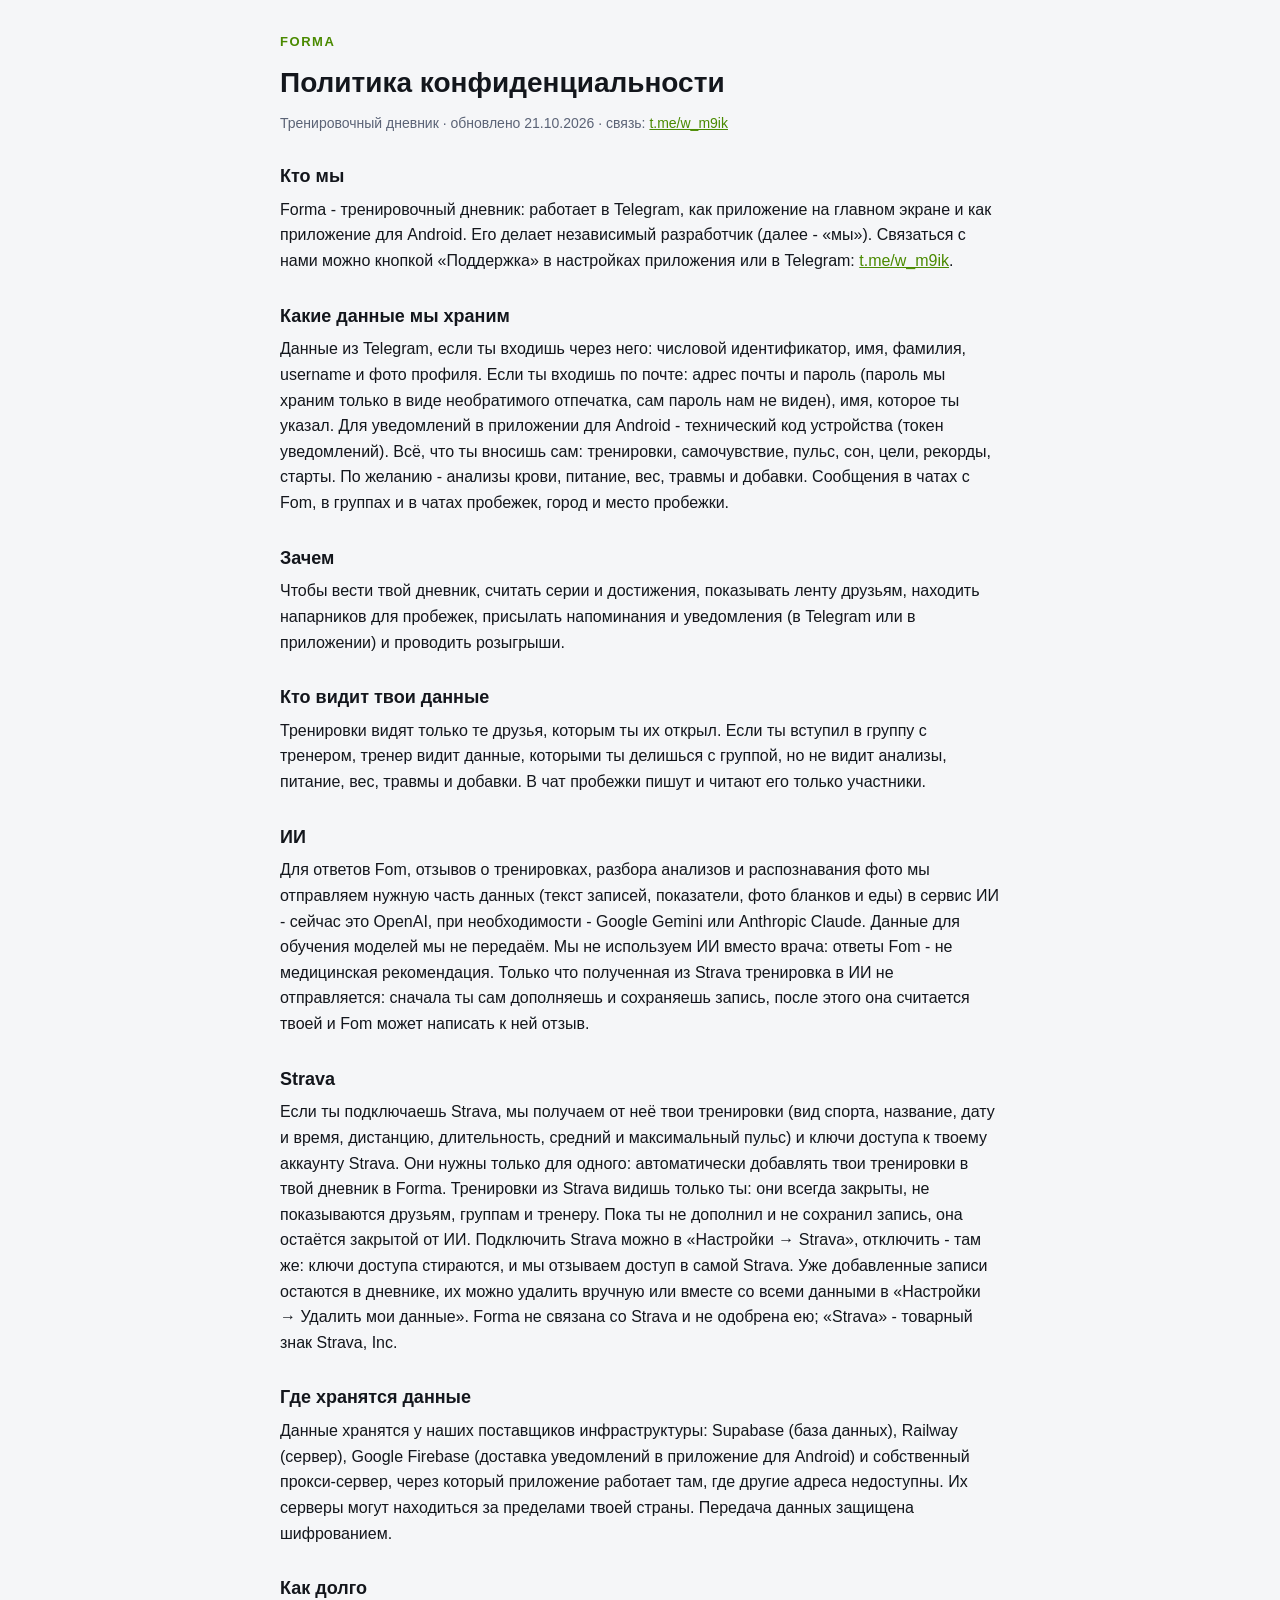
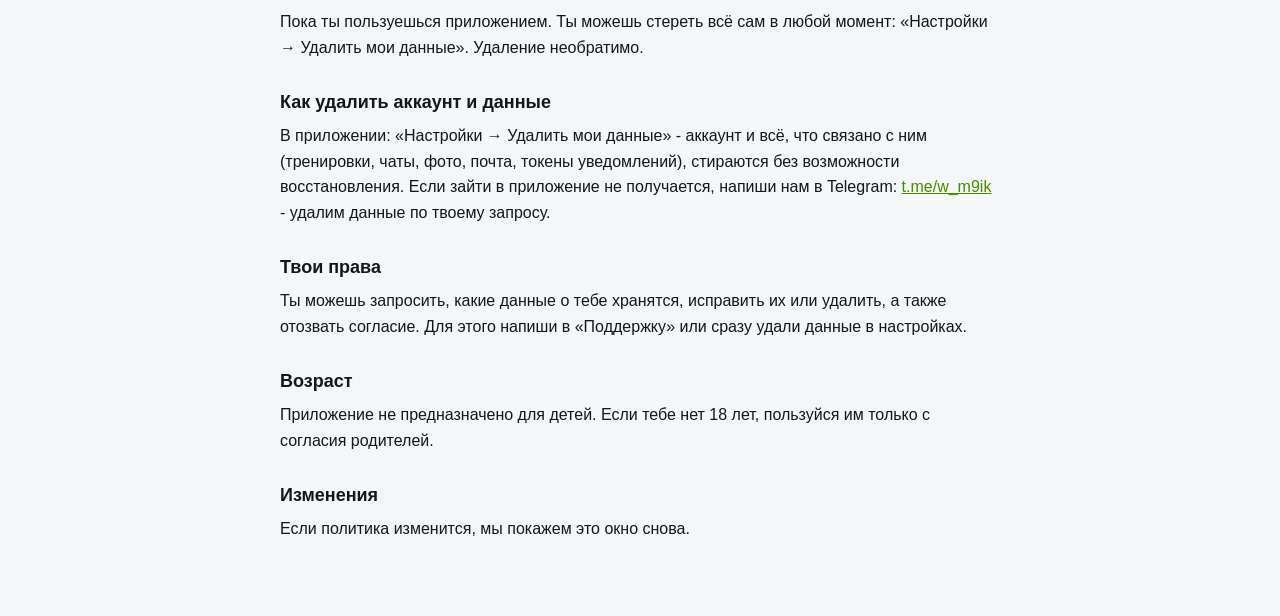
<file: privacy.html>
<!DOCTYPE html>
<html lang="ru">
<head>
<meta charset="UTF-8">
<meta name="viewport" content="width=device-width, initial-scale=1">
<title>Forma - политика конфиденциальности</title>
<meta name="robots" content="index,follow">
<style>
  :root { --bg:#0A0C11; --text:#F3F5F8; --muted:#8B93A7; --lime:#B4F53C; }
  @media (prefers-color-scheme: light) { :root { --bg:#F5F6F8; --text:#13161C; --muted:#5B6376; --lime:#4A8A00; } }
  html,body { margin:0; background:var(--bg); color:var(--text); font-family:-apple-system,BlinkMacSystemFont,"Segoe UI",Roboto,sans-serif; line-height:1.6; }
  main { max-width:720px; margin:0 auto; padding:32px 20px 64px; }
  .eyebrow { color:var(--lime); font-weight:700; letter-spacing:.12em; text-transform:uppercase; font-size:13px; }
  h1 { font-size:28px; margin:8px 0 6px; }
  h3 { font-size:18px; margin:28px 0 6px; }
  p { margin:0 0 10px; color:var(--text); }
  .muted { color:var(--muted); font-size:14px; }
  a { color:var(--lime); }
</style>
</head>
<body>
<main>
  <div class="eyebrow">Forma</div>
  <h1>Политика конфиденциальности</h1>
  <p class="muted">Тренировочный дневник · обновлено 21.10.2026 · связь: <a href="https://t.me/w_m9ik">t.me/w_m9ik</a></p>
  <h3>Кто мы</h3>
      <p>Forma - тренировочный дневник: работает в Telegram, как приложение на главном экране и как приложение для Android. Его делает независимый разработчик (далее - «мы»). Связаться с нами можно кнопкой «Поддержка» в настройках приложения или в Telegram: <a href="https://t.me/w_m9ik">t.me/w_m9ik</a>.</p>
      <h3>Какие данные мы храним</h3>
      <p>Данные из Telegram, если ты входишь через него: числовой идентификатор, имя, фамилия, username и фото профиля. Если ты входишь по почте: адрес почты и пароль (пароль мы храним только в виде необратимого отпечатка, сам пароль нам не виден), имя, которое ты указал. Для уведомлений в приложении для Android - технический код устройства (токен уведомлений). Всё, что ты вносишь сам: тренировки, самочувствие, пульс, сон, цели, рекорды, старты. По желанию - анализы крови, питание, вес, травмы и добавки. Сообщения в чатах с Fom, в группах и в чатах пробежек, город и место пробежки.</p>
      <h3>Зачем</h3>
      <p>Чтобы вести твой дневник, считать серии и достижения, показывать ленту друзьям, находить напарников для пробежек, присылать напоминания и уведомления (в Telegram или в приложении) и проводить розыгрыши.</p>
      <h3>Кто видит твои данные</h3>
      <p>Тренировки видят только те друзья, которым ты их открыл. Если ты вступил в группу с тренером, тренер видит данные, которыми ты делишься с группой, но не видит анализы, питание, вес, травмы и добавки. В чат пробежки пишут и читают его только участники.</p>
      <h3>ИИ</h3>
      <p>Для ответов Fom, отзывов о тренировках, разбора анализов и распознавания фото мы отправляем нужную часть данных (текст записей, показатели, фото бланков и еды) в сервис ИИ - сейчас это OpenAI, при необходимости - Google Gemini или Anthropic Claude. Данные для обучения моделей мы не передаём. Мы не используем ИИ вместо врача: ответы Fom - не медицинская рекомендация. Только что полученная из Strava тренировка в ИИ не отправляется: сначала ты сам дополняешь и сохраняешь запись, после этого она считается твоей и Fom может написать к ней отзыв.</p>
      <h3>Strava</h3>
      <p>Если ты подключаешь Strava, мы получаем от неё твои тренировки (вид спорта, название, дату и время, дистанцию, длительность, средний и максимальный пульс) и ключи доступа к твоему аккаунту Strava. Они нужны только для одного: автоматически добавлять твои тренировки в твой дневник в Forma. Тренировки из Strava видишь только ты: они всегда закрыты, не показываются друзьям, группам и тренеру. Пока ты не дополнил и не сохранил запись, она остаётся закрытой от ИИ. Подключить Strava можно в «Настройки → Strava», отключить - там же: ключи доступа стираются, и мы отзываем доступ в самой Strava. Уже добавленные записи остаются в дневнике, их можно удалить вручную или вместе со всеми данными в «Настройки → Удалить мои данные». Forma не связана со Strava и не одобрена ею; «Strava» - товарный знак Strava, Inc.</p>
      <h3>Где хранятся данные</h3>
      <p>Данные хранятся у наших поставщиков инфраструктуры: Supabase (база данных), Railway (сервер), Google Firebase (доставка уведомлений в приложение для Android) и собственный прокси-сервер, через который приложение работает там, где другие адреса недоступны. Их серверы могут находиться за пределами твоей страны. Передача данных защищена шифрованием.</p>
      <h3>Как долго</h3>
      <p>Пока ты пользуешься приложением. Ты можешь стереть всё сам в любой момент: «Настройки → Удалить мои данные». Удаление необратимо.</p>
      <h3 id="delete">Как удалить аккаунт и данные</h3>
      <p>В приложении: «Настройки → Удалить мои данные» - аккаунт и всё, что связано с ним (тренировки, чаты, фото, почта, токены уведомлений), стираются без возможности восстановления. Если зайти в приложение не получается, напиши нам в Telegram: <a href="https://t.me/w_m9ik">t.me/w_m9ik</a> - удалим данные по твоему запросу.</p>
      <h3>Твои права</h3>
      <p>Ты можешь запросить, какие данные о тебе хранятся, исправить их или удалить, а также отозвать согласие. Для этого напиши в «Поддержку» или сразу удали данные в настройках.</p>
      <h3>Возраст</h3>
      <p>Приложение не предназначено для детей. Если тебе нет 18 лет, пользуйся им только с согласия родителей.</p>
      <h3>Изменения</h3>
      <p>Если политика изменится, мы покажем это окно снова.</p>
</main>
</body>
</html>
</file>
